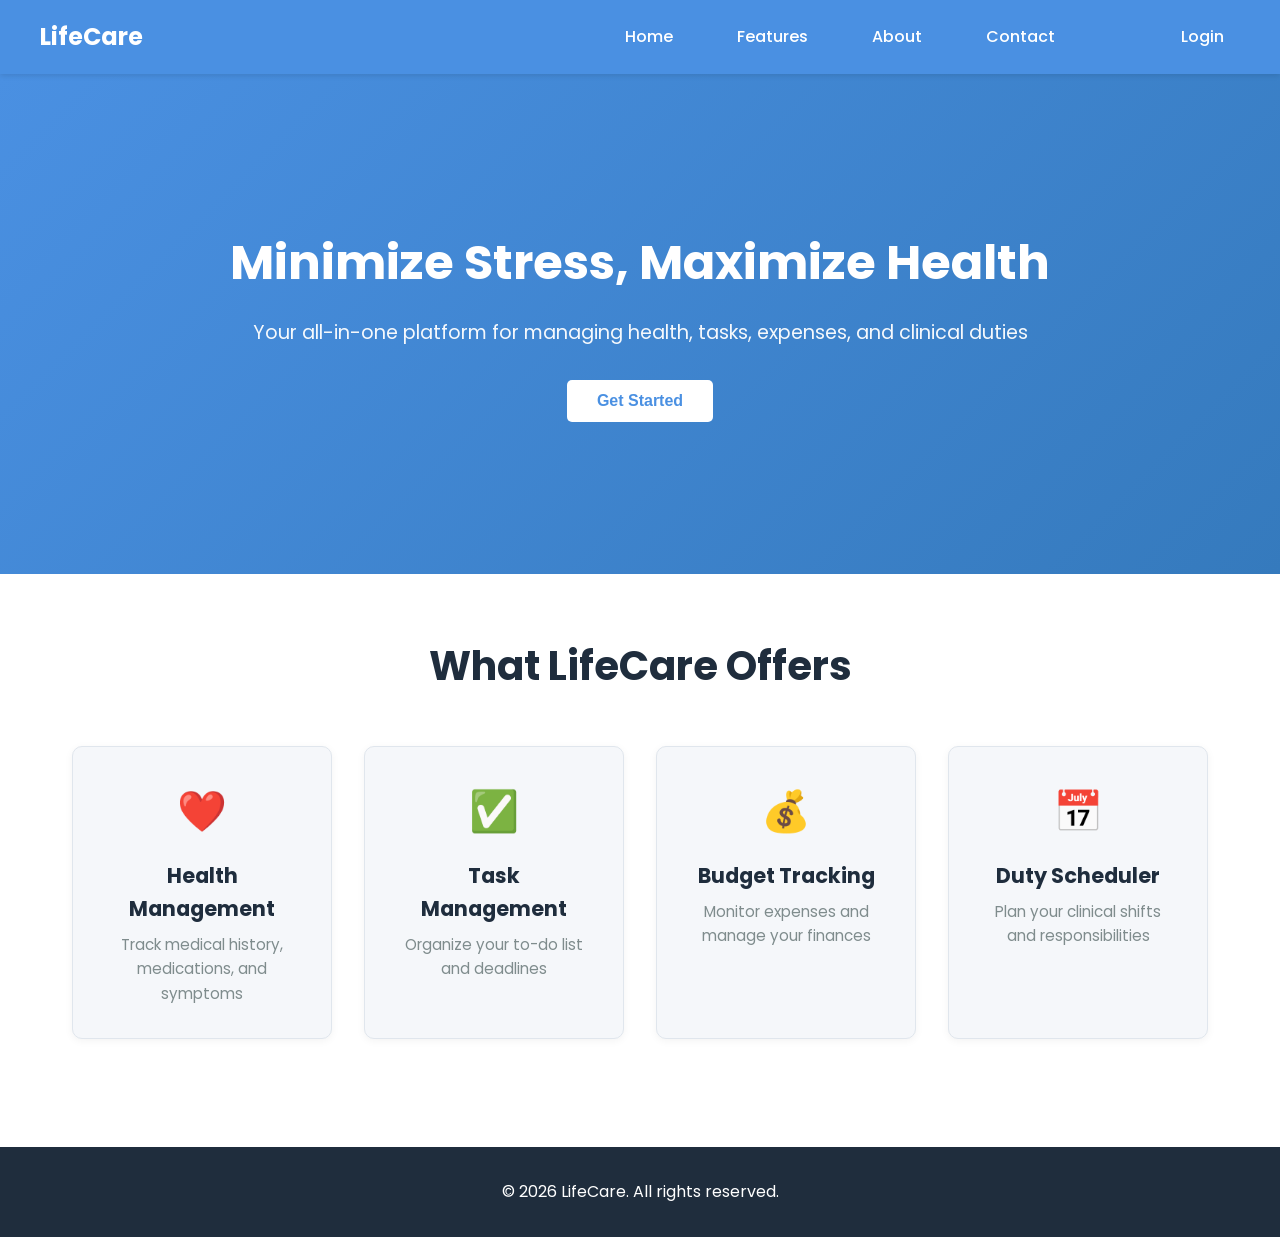
<file: index.html>
<!DOCTYPE html>
<html lang="en">
<head>
    <meta charset="UTF-8">
    <meta name="viewport" content="width=device-width, initial-scale=1.0">
    <title>LifeCare - Student Health Management</title>
    <link rel="stylesheet" href="css/style.css">
    <link href="https://fonts.googleapis.com/css2?family=Poppins:wght@300;400;600;700&display=swap" rel="stylesheet">
</head>
<body>
    <!-- NAVBAR -->
    <nav class="navbar">
        <div class="navbar-container">
            <div class="logo">LifeCare</div>
            <div class="nav-links">
                <a href="index.html">Home</a>
                <a href="pages/features.html">Features</a>
                <a href="pages/about.html">About</a>
                <a href="pages/contact.html">Contact</a>
                <span id="userDisplay" style="margin-left: 30px;"></span>
                <button onclick="logout()" id="logoutBtn" style="display:none; margin-left: 10px;">Logout</button>
                <a href="pages/login.html" id="loginLink">Login</a>
            </div>
        </div>
    </nav>

    <!-- HERO SECTION -->
    <section class="hero">
        <div class="hero-content">
            <h1>Minimize Stress, Maximize Health</h1>
            <p>Your all-in-one platform for managing health, tasks, expenses, and clinical duties</p>
            <button class="btn-primary" onclick="goToLogin()">Get Started</button>
        </div>
    </section>

    <!-- FEATURES PREVIEW -->
    <section class="features-preview">
        <h2>What LifeCare Offers</h2>
        <div class="features-grid">
            <div class="feature-card">
                <div class="icon">❤️</div>
                <h3>Health Management</h3>
                <p>Track medical history, medications, and symptoms</p>
            </div>
            <div class="feature-card">
                <div class="icon">✅</div>
                <h3>Task Management</h3>
                <p>Organize your to-do list and deadlines</p>
            </div>
            <div class="feature-card">
                <div class="icon">💰</div>
                <h3>Budget Tracking</h3>
                <p>Monitor expenses and manage your finances</p>
            </div>
            <div class="feature-card">
                <div class="icon">📅</div>
                <h3>Duty Scheduler</h3>
                <p>Plan your clinical shifts and responsibilities</p>
            </div>
        </div>
    </section>

    <!-- FOOTER -->
    <footer>
        <p>&copy; 2026 LifeCare. All rights reserved.</p>
    </footer>

    <script src="js/auth.js"></script>
    <script>
        function goToLogin() {
            window.location.href = 'pages/login.html';
        }
    </script>
</body>
</html>
</file>
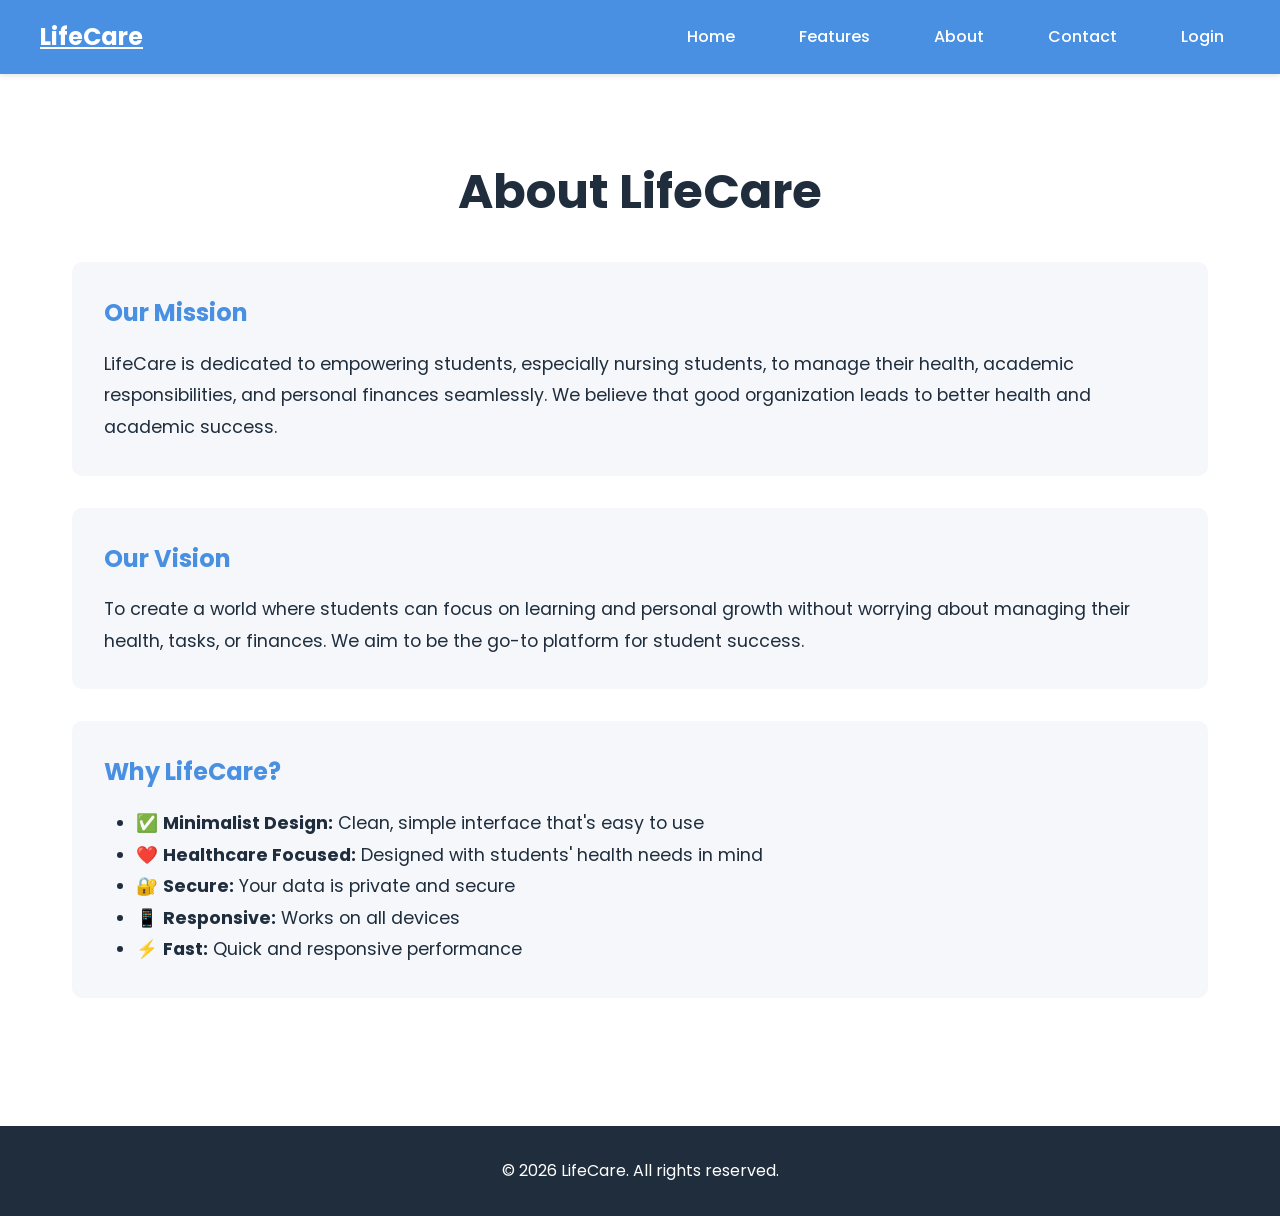
<file: pages/about.html>
<!DOCTYPE html>
<html lang="en">
<head>
    <meta charset="UTF-8">
    <meta name="viewport" content="width=device-width, initial-scale=1.0">
    <title>About - LifeCare</title>
    <link rel="stylesheet" href="../css/style.css">
    <link href="https://fonts.googleapis.com/css2?family=Poppins:wght@300;400;600;700&display=swap" rel="stylesheet">
</head>
<body>
    <!-- NAVBAR -->
    <nav class="navbar">
        <div class="navbar-container">
            <a href="../index.html" class="logo">LifeCare</a>
            <div class="nav-links">
                <a href="../index.html">Home</a>
                <a href="features.html">Features</a>
                <a href="about.html">About</a>
                <a href="contact.html">Contact</a>
                <a href="login.html">Login</a>
            </div>
        </div>
    </nav>

    <!-- ABOUT SECTION -->
    <section style="padding: 80px 2rem; max-width: 1200px; margin: 0 auto;">
        <h1 style="font-size: 3rem; margin-bottom: 2rem; text-align: center;">About LifeCare</h1>
        
        <div style="background-color: #F5F7FA; padding: 2rem; border-radius: 10px; margin-bottom: 2rem;">
            <h2 style="color: #4A90E2; margin-bottom: 1rem;">Our Mission</h2>
            <p style="font-size: 1.1rem; line-height: 1.8;">
                LifeCare is dedicated to empowering students, especially nursing students, to manage their health, academic responsibilities, and personal finances seamlessly. We believe that good organization leads to better health and academic success.
            </p>
        </div>

        <div style="background-color: #F5F7FA; padding: 2rem; border-radius: 10px; margin-bottom: 2rem;">
            <h2 style="color: #4A90E2; margin-bottom: 1rem;">Our Vision</h2>
            <p style="font-size: 1.1rem; line-height: 1.8;">
                To create a world where students can focus on learning and personal growth without worrying about managing their health, tasks, or finances. We aim to be the go-to platform for student success.
            </p>
        </div>

        <div style="background-color: #F5F7FA; padding: 2rem; border-radius: 10px;">
            <h2 style="color: #4A90E2; margin-bottom: 1rem;">Why LifeCare?</h2>
            <ul style="font-size: 1.1rem; line-height: 1.8; margin-left: 2rem;">
                <li>✅ <strong>Minimalist Design:</strong> Clean, simple interface that's easy to use</li>
                <li>❤️ <strong>Healthcare Focused:</strong> Designed with students' health needs in mind</li>
                <li>🔐 <strong>Secure:</strong> Your data is private and secure</li>
                <li>📱 <strong>Responsive:</strong> Works on all devices</li>
                <li>⚡ <strong>Fast:</strong> Quick and responsive performance</li>
            </ul>
        </div>
    </section>

    <!-- FOOTER -->
    <footer>
        <p>&copy; 2026 LifeCare. All rights reserved.</p>
    </footer>

    <script src="../js/auth.js"></script>
</body>
</html>
</file>
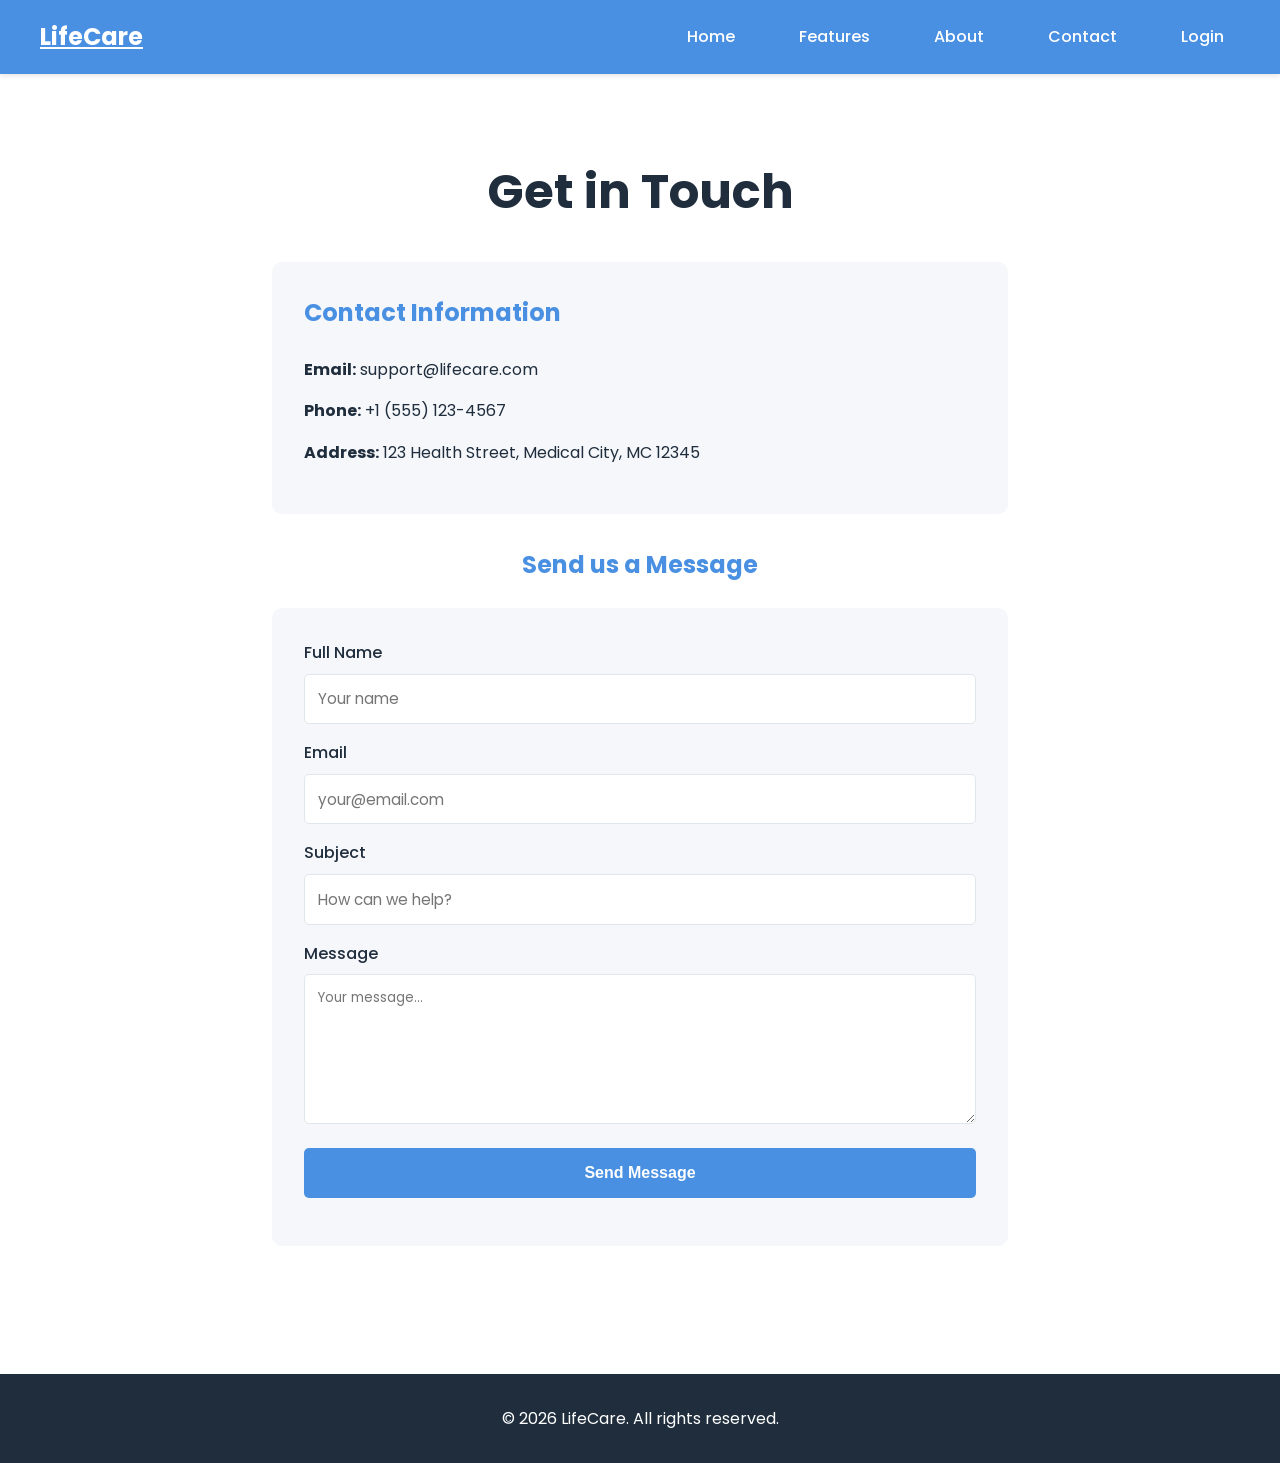
<file: pages/contact.html>
<!DOCTYPE html>
<html lang="en">
<head>
    <meta charset="UTF-8">
    <meta name="viewport" content="width=device-width, initial-scale=1.0">
    <title>Contact - LifeCare</title>
    <link rel="stylesheet" href="../css/style.css">
    <link href="https://fonts.googleapis.com/css2?family=Poppins:wght@300;400;600;700&display=swap" rel="stylesheet">
</head>
<body>
    <!-- NAVBAR -->
    <nav class="navbar">
        <div class="navbar-container">
            <a href="../index.html" class="logo">LifeCare</a>
            <div class="nav-links">
                <a href="../index.html">Home</a>
                <a href="features.html">Features</a>
                <a href="about.html">About</a>
                <a href="contact.html">Contact</a>
                <a href="login.html">Login</a>
            </div>
        </div>
    </nav>

    <!-- CONTACT SECTION -->
    <section style="padding: 80px 2rem; max-width: 800px; margin: 0 auto;">
        <h1 style="font-size: 3rem; margin-bottom: 2rem; text-align: center;">Get in Touch</h1>
        
        <div style="background-color: #F5F7FA; padding: 2rem; border-radius: 10px; margin-bottom: 2rem;">
            <h2 style="color: #4A90E2; margin-bottom: 1.5rem;">Contact Information</h2>
            <p style="margin-bottom: 1rem;"><strong>Email:</strong> support@lifecare.com</p>
            <p style="margin-bottom: 1rem;"><strong>Phone:</strong> +1 (555) 123-4567</p>
            <p style="margin-bottom: 1rem;"><strong>Address:</strong> 123 Health Street, Medical City, MC 12345</p>
        </div>

        <h2 style="color: #4A90E2; margin-bottom: 1.5rem; text-align: center;">Send us a Message</h2>
        
        <form onsubmit="submitForm(event)" style="background-color: #F5F7FA; padding: 2rem; border-radius: 10px;">
            <div class="form-group">
                <label>Full Name</label>
                <input type="text" id="contactName" placeholder="Your name" required>
            </div>
            <div class="form-group">
                <label>Email</label>
                <input type="email" id="contactEmail" placeholder="your@email.com" required>
            </div>
            <div class="form-group">
                <label>Subject</label>
                <input type="text" id="contactSubject" placeholder="How can we help?" required>
            </div>
            <div class="form-group">
                <label>Message</label>
                <textarea id="contactMessage" placeholder="Your message..." required style="width: 100%; height: 150px; padding: 0.8rem; border: 1px solid #E0E6ED; border-radius: 5px; font-family: 'Poppins', sans-serif;"></textarea>
            </div>
            <div class="form-group">
                <button type="submit" class="btn-primary" style="width: 100%; padding: 1rem;">Send Message</button>
            </div>
        </form>
    </section>

    <!-- FOOTER -->
    <footer>
        <p>&copy; 2026 LifeCare. All rights reserved.</p>
    </footer>

    <script src="../js/auth.js"></script>
    <script>
        function submitForm(event) {
            event.preventDefault();
            alert('Thank you for your message! We will get back to you soon.');
            document.querySelector('form').reset();
        }
    </script>
</body>
</html>
</file>
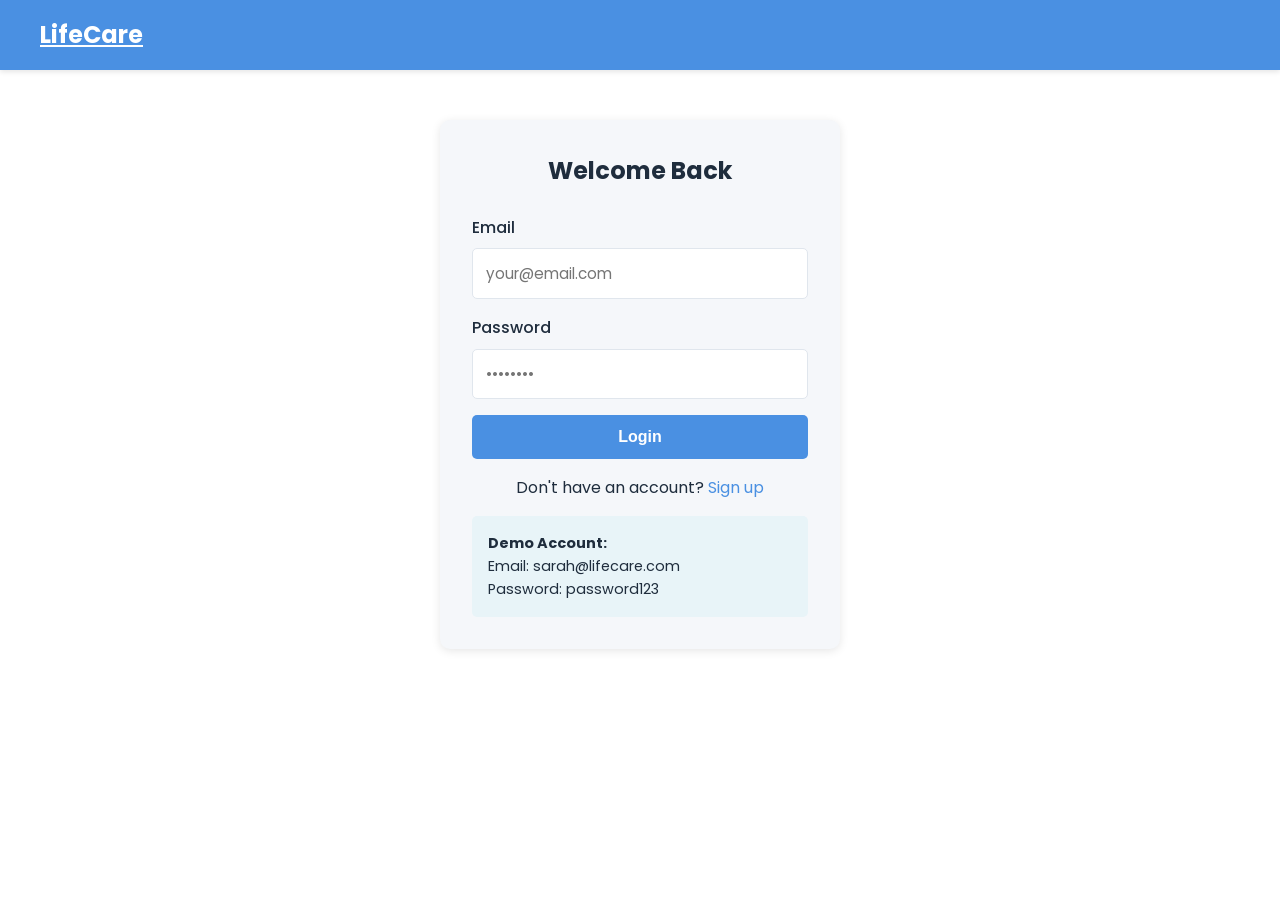
<file: pages/dashboard.html>
<!DOCTYPE html>
<html lang="en">
<head>
    <meta charset="UTF-8">
    <meta name="viewport" content="width=device-width, initial-scale=1.0">
    <title>Dashboard - LifeCare</title>
    <link rel="stylesheet" href="../css/style.css">
    <link href="https://fonts.googleapis.com/css2?family=Poppins:wght@300;400;600;700&display=swap" rel="stylesheet">
</head>
<body>
    <!-- NAVBAR -->
    <nav class="navbar">
        <div class="navbar-container">
            <div class="logo">LifeCare Dashboard</div>
            <div class="nav-links">
                <a href="../index.html">Home</a>
                <span id="userDisplay"></span>
                <button onclick="logout()" style="margin-left: 10px;">Logout</button>
            </div>
        </div>
    </nav>

    <!-- DASHBOARD CONTAINER -->
    <div class="dashboard-container">
        <!-- SIDEBAR -->
        <div class="sidebar">
            <div id="dashboard-link" class="sidebar-item active" onclick="showDashboard()">📊 Dashboard</div>
            <div id="health-link" class="sidebar-item" onclick="showHealth()">❤️ Health</div>
            <div id="tasks-link" class="sidebar-item" onclick="showTasks()">✅ Tasks</div>
            <div id="expenses-link" class="sidebar-item" onclick="showExpenses()">💰 Expenses</div>
            <div id="duty-link" class="sidebar-item" onclick="showDuty()">📅 Duty</div>
            <div id="profile-link" class="sidebar-item" onclick="showProfile()">👤 Profile</div>
        </div>

        <!-- MAIN CONTENT -->
        <div class="main-content">
            <!-- DASHBOARD SECTION -->
            <div id="dashboard">
                <h2>📊 Dashboard Overview</h2>
                <div id="overviewContent"></div>
            </div>

            <!-- HEALTH SECTION -->
            <div id="health" class="hidden">
                <h2>❤️ Health Tracker</h2>
                <div id="healthContent" class="widget"></div>
            </div>

            <!-- TASKS SECTION -->
            <div id="tasks" class="hidden">
                <h2>✅ My Tasks</h2>
                <div id="tasksContent" class="widget"></div>
            </div>

            <!-- EXPENSES SECTION -->
            <div id="expenses" class="hidden">
                <h2>💰 Expense Tracker</h2>
                <div id="expensesContent" class="widget"></div>
            </div>

            <!-- DUTY SECTION -->
            <div id="duty" class="hidden">
                <h2>📅 Duty Scheduler</h2>
                <div id="dutyContent" class="widget"></div>
            </div>

            <!-- PROFILE SECTION -->
            <div id="profile" class="hidden">
                <h2>👤 My Profile</h2>
                <div id="profileContent" class="widget"></div>
            </div>
        </div>
    </div>

    <script src="../js/auth.js"></script>
    <script src="../js/dashboard.js"></script>
</body>
</html>
</file>
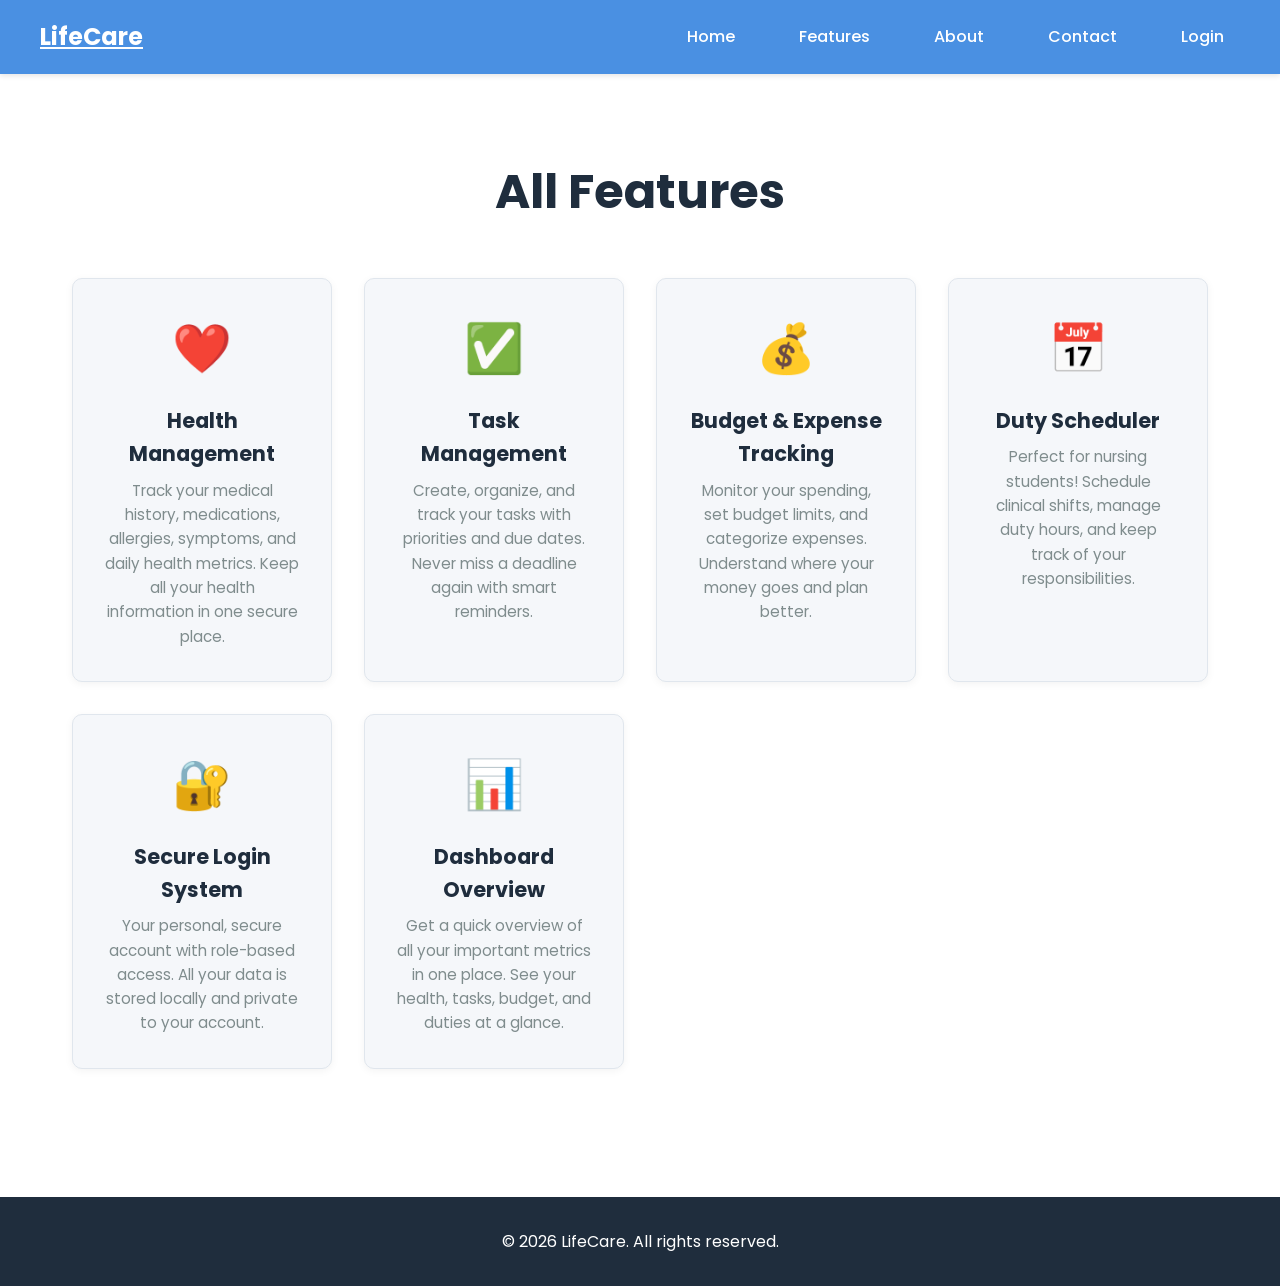
<file: pages/features.html>
<!DOCTYPE html>
<html lang="en">
<head>
    <meta charset="UTF-8">
    <meta name="viewport" content="width=device-width, initial-scale=1.0">
    <title>Features - LifeCare</title>
    <link rel="stylesheet" href="../css/style.css">
    <link href="https://fonts.googleapis.com/css2?family=Poppins:wght@300;400;600;700&display=swap" rel="stylesheet">
</head>
<body>
    <!-- NAVBAR -->
    <nav class="navbar">
        <div class="navbar-container">
            <a href="../index.html" class="logo">LifeCare</a>
            <div class="nav-links">
                <a href="../index.html">Home</a>
                <a href="features.html">Features</a>
                <a href="about.html">About</a>
                <a href="contact.html">Contact</a>
                <a href="login.html">Login</a>
            </div>
        </div>
    </nav>

    <!-- FEATURES SECTION -->
    <section class="features-preview" style="padding: 80px 2rem;">
        <h1 style="font-size: 3rem; margin-bottom: 3rem;">All Features</h1>
        
        <div class="features-grid">
            <div class="feature-card">
                <div class="icon" style="font-size: 3rem;">❤️</div>
                <h3>Health Management</h3>
                <p>Track your medical history, medications, allergies, symptoms, and daily health metrics. Keep all your health information in one secure place.</p>
            </div>
            
            <div class="feature-card">
                <div class="icon" style="font-size: 3rem;">✅</div>
                <h3>Task Management</h3>
                <p>Create, organize, and track your tasks with priorities and due dates. Never miss a deadline again with smart reminders.</p>
            </div>
            
            <div class="feature-card">
                <div class="icon" style="font-size: 3rem;">💰</div>
                <h3>Budget & Expense Tracking</h3>
                <p>Monitor your spending, set budget limits, and categorize expenses. Understand where your money goes and plan better.</p>
            </div>
            
            <div class="feature-card">
                <div class="icon" style="font-size: 3rem;">📅</div>
                <h3>Duty Scheduler</h3>
                <p>Perfect for nursing students! Schedule clinical shifts, manage duty hours, and keep track of your responsibilities.</p>
            </div>
            
            <div class="feature-card">
                <div class="icon" style="font-size: 3rem;">🔐</div>
                <h3>Secure Login System</h3>
                <p>Your personal, secure account with role-based access. All your data is stored locally and private to your account.</p>
            </div>
            
            <div class="feature-card">
                <div class="icon" style="font-size: 3rem;">📊</div>
                <h3>Dashboard Overview</h3>
                <p>Get a quick overview of all your important metrics in one place. See your health, tasks, budget, and duties at a glance.</p>
            </div>
        </div>
    </section>

    <!-- FOOTER -->
    <footer>
        <p>&copy; 2026 LifeCare. All rights reserved.</p>
    </footer>

    <script src="../js/auth.js"></script>
</body>
</html>
</file>
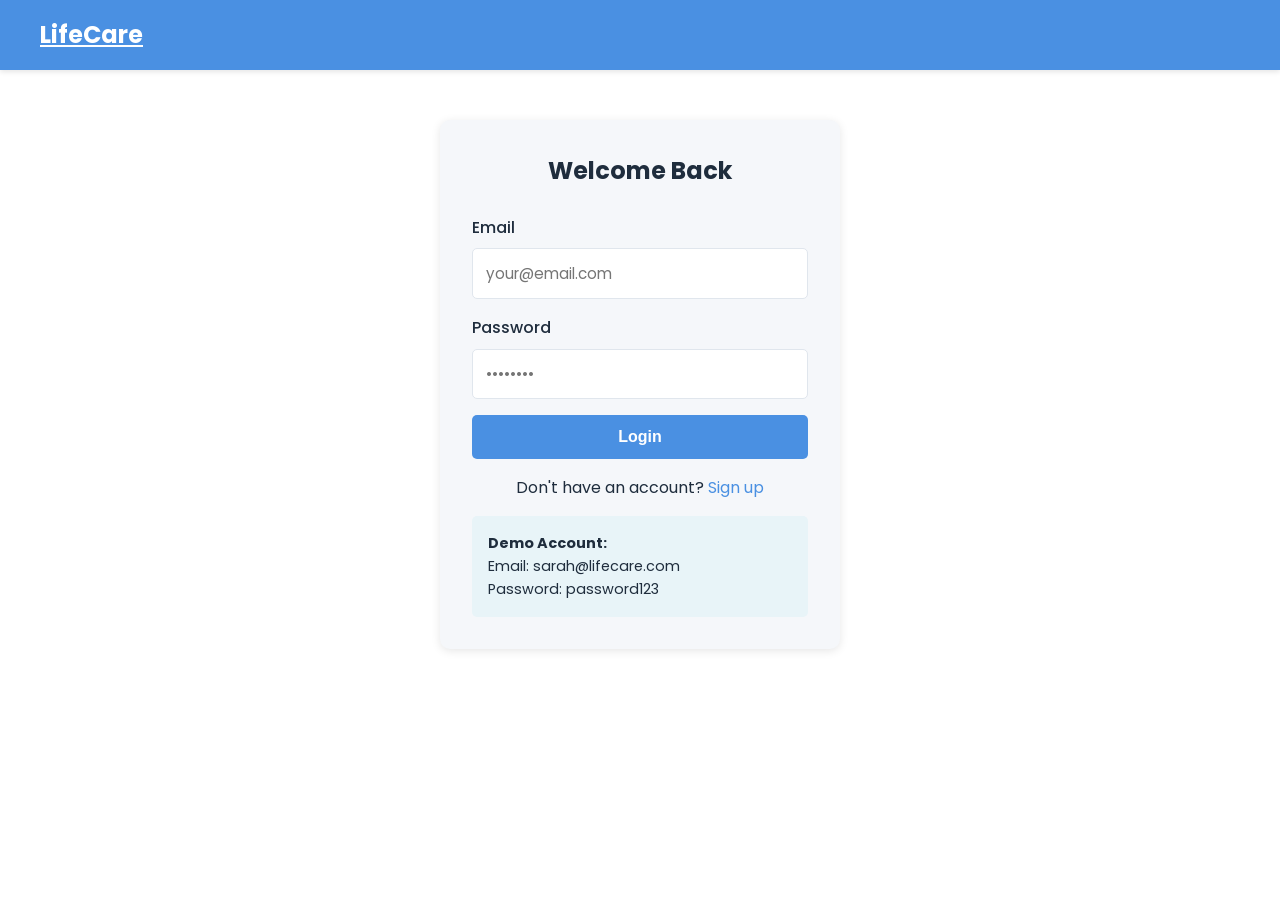
<file: pages/login.html>
<!DOCTYPE html>
<html lang="en">
<head>
    <meta charset="UTF-8">
    <meta name="viewport" content="width=device-width, initial-scale=1.0">
    <title>Login - LifeCare</title>
    <link rel="stylesheet" href="../css/style.css">
    <link href="https://fonts.googleapis.com/css2?family=Poppins:wght@300;400;600;700&display=swap" rel="stylesheet">
</head>
<body>
    <!-- NAVBAR -->
    <nav class="navbar">
        <div class="navbar-container">
            <a href="../index.html" class="logo">LifeCare</a>
        </div>
    </nav>

    <!-- LOGIN/SIGNUP CONTAINER -->
    <div class="auth-container">
        <!-- LOGIN FORM -->
        <div id="loginForm">
            <h2>Welcome Back</h2>
            <div class="form-group">
                <label>Email</label>
                <input type="email" id="loginEmail" placeholder="your@email.com">
            </div>
            <div class="form-group">
                <label>Password</label>
                <input type="password" id="loginPassword" placeholder="••••••••">
            </div>
            <div class="form-group">
                <button onclick="login()">Login</button>
            </div>
            <div class="auth-toggle">
                Don't have an account? <a onclick="toggleAuth()">Sign up</a>
            </div>
            <div style="margin-top: 1rem; padding: 1rem; background: #E8F4F8; border-radius: 5px; font-size: 0.9rem;">
                <p><strong>Demo Account:</strong></p>
                <p>Email: sarah@lifecare.com</p>
                <p>Password: password123</p>
            </div>
        </div>

        <!-- SIGNUP FORM -->
        <div id="signupForm" class="hidden">
            <h2>Create Account</h2>
            <div class="form-group">
                <label>Full Name</label>
                <input type="text" id="signupName" placeholder="Your name">
            </div>
            <div class="form-group">
                <label>Email</label>
                <input type="email" id="signupEmail" placeholder="your@email.com">
            </div>
            <div class="form-group">
                <label>Password</label>
                <input type="password" id="signupPassword" placeholder="••••••••">
            </div>
            <div class="form-group">
                <label>Role</label>
                <select id="signupRole">
                    <option>Student</option>
                    <option>Nursing Student</option>
                    <option>Teacher</option>
                </select>
            </div>
            <div class="form-group">
                <button onclick="signup()">Sign Up</button>
            </div>
            <div class="auth-toggle">
                Already have an account? <a onclick="toggleAuth()">Login</a>
            </div>
        </div>
    </div>

    <script src="../js/auth.js"></script>
</body>
</html>
</file>
<file: css/style.css>
/* ========== COLOR VARIABLES - EDIT COLORS HERE ========== */
:root {
    --primary-color: #4A90E2;
    --background-color: #FFFFFF;
    --card-background: #F5F7FA;
    --text-color: #1F2D3D;
    --text-light: #7F8C8D;
    --border-color: #E0E6ED;
    --success-color: #27AE60;
    --warning-color: #F39C12;
    --danger-color: #E74C3C;
}

/* ========== GLOBAL STYLES ========== */
* {
    margin: 0;
    padding: 0;
    box-sizing: border-box;
}

body {
    font-family: 'Poppins', sans-serif;
    background-color: var(--background-color);
    color: var(--text-color);
    line-height: 1.6;
}

/* ========== NAVBAR ========== */
.navbar {
    background-color: var(--primary-color);
    padding: 1rem 2rem;
    position: sticky;
    top: 0;
    z-index: 100;
    box-shadow: 0 2px 5px rgba(0,0,0,0.1);
}

.navbar-container {
    max-width: 1200px;
    margin: 0 auto;
    display: flex;
    justify-content: space-between;
    align-items: center;
}

.logo {
    font-size: 1.5rem;
    font-weight: 700;
    color: white;
}

.nav-links {
    display: flex;
    gap: 2rem;
    align-items: center;
}

.nav-links a, .nav-links button {
    color: white;
    text-decoration: none;
    font-weight: 500;
    cursor: pointer;
    padding: 0.5rem 1rem;
    border: none;
    background: none;
    border-radius: 5px;
    transition: 0.3s;
}

.nav-links a:hover, .nav-links button:hover {
    background-color: rgba(255,255,255,0.2);
}

/* ========== HERO SECTION ========== */
.hero {
    background: linear-gradient(135deg, var(--primary-color) 0%, #357ABD 100%);
    color: white;
    padding: 100px 2rem;
    text-align: center;
    min-height: 500px;
    display: flex;
    align-items: center;
    justify-content: center;
}

.hero-content h1 {
    font-size: 3rem;
    margin-bottom: 1rem;
    font-weight: 700;
}

.hero-content p {
    font-size: 1.2rem;
    margin-bottom: 2rem;
    opacity: 0.95;
}

.btn-primary {
    background-color: white;
    color: var(--primary-color);
    padding: 12px 30px;
    border: none;
    border-radius: 5px;
    font-size: 1rem;
    font-weight: 600;
    cursor: pointer;
    transition: 0.3s;
}

.btn-primary:hover {
    transform: scale(1.05);
    box-shadow: 0 5px 15px rgba(0,0,0,0.2);
}

/* ========== FEATURES PREVIEW ========== */
.features-preview {
    padding: 60px 2rem;
    max-width: 1200px;
    margin: 0 auto;
    text-align: center;
}

.features-preview h2 {
    font-size: 2.5rem;
    margin-bottom: 3rem;
    color: var(--text-color);
}

.features-grid {
    display: grid;
    grid-template-columns: repeat(auto-fit, minmax(250px, 1fr));
    gap: 2rem;
}

.feature-card {
    background-color: var(--card-background);
    padding: 2rem;
    border-radius: 10px;
    box-shadow: 0 2px 8px rgba(0,0,0,0.05);
    transition: 0.3s;
    border: 1px solid var(--border-color);
}

.feature-card:hover {
    transform: translateY(-5px);
    box-shadow: 0 5px 20px rgba(0,0,0,0.1);
}

.feature-card .icon {
    font-size: 2.5rem;
    margin-bottom: 1rem;
}

.feature-card h3 {
    font-size: 1.3rem;
    margin-bottom: 0.5rem;
    color: var(--text-color);
}

.feature-card p {
    color: var(--text-light);
    font-size: 0.95rem;
}

/* ========== FOOTER ========== */
footer {
    background-color: var(--text-color);
    color: white;
    text-align: center;
    padding: 2rem;
    margin-top: 3rem;
}

/* ========== LOGIN PAGE STYLES ========== */
.auth-container {
    max-width: 400px;
    margin: 50px auto;
    padding: 2rem;
    background-color: var(--card-background);
    border-radius: 10px;
    box-shadow: 0 2px 10px rgba(0,0,0,0.1);
}

.auth-container h2 {
    text-align: center;
    margin-bottom: 1.5rem;
    color: var(--text-color);
}

.form-group {
    margin-bottom: 1rem;
}

.form-group label {
    display: block;
    margin-bottom: 0.5rem;
    font-weight: 500;
    color: var(--text-color);
}

.form-group input, .form-group select {
    width: 100%;
    padding: 0.8rem;
    border: 1px solid var(--border-color);
    border-radius: 5px;
    font-family: 'Poppins', sans-serif;
    font-size: 0.95rem;
}

.form-group input:focus, .form-group select:focus {
    outline: none;
    border-color: var(--primary-color);
    box-shadow: 0 0 5px rgba(74, 144, 226, 0.3);
}

.form-group button {
    width: 100%;
    padding: 0.8rem;
    background-color: var(--primary-color);
    color: white;
    border: none;
    border-radius: 5px;
    font-size: 1rem;
    font-weight: 600;
    cursor: pointer;
    transition: 0.3s;
}

.form-group button:hover {
    background-color: #357ABD;
}

.auth-toggle {
    text-align: center;
    margin-top: 1rem;
}

.auth-toggle a {
    color: var(--primary-color);
    text-decoration: none;
    cursor: pointer;
}

.auth-toggle a:hover {
    text-decoration: underline;
}

/* ========== DASHBOARD STYLES ========== */
.dashboard-container {
    display: flex;
    min-height: calc(100vh - 60px);
}

.sidebar {
    background-color: var(--card-background);
    width: 250px;
    padding: 2rem 1rem;
    border-right: 1px solid var(--border-color);
}

.sidebar-item {
    padding: 1rem;
    margin-bottom: 0.5rem;
    cursor: pointer;
    border-radius: 5px;
    transition: 0.3s;
    font-weight: 500;
}

.sidebar-item:hover, .sidebar-item.active {
    background-color: var(--primary-color);
    color: white;
}

.main-content {
    flex: 1;
    padding: 2rem;
    background-color: var(--background-color);
    overflow-y: auto;
}

.widget {
    background-color: var(--card-background);
    padding: 1.5rem;
    border-radius: 10px;
    margin-bottom: 2rem;
    box-shadow: 0 2px 5px rgba(0,0,0,0.05);
    border: 1px solid var(--border-color);
}

.widget h3 {
    color: var(--text-color);
    margin-bottom: 1rem;
    font-size: 1.3rem;
}

/* ========== UTILITIES ========== */
.hidden {
    display: none !important;
}

.text-center {
    text-align: center;
}

.mt-2 {
    margin-top: 1rem;
}

.mb-2 {
    margin-bottom: 1rem;
}

/* ========== RESPONSIVE ========== */
@media (max-width: 768px) {
    .nav-links {
        gap: 1rem;
        font-size: 0.9rem;
    }
    
    .hero-content h1 {
        font-size: 2rem;
    }
    
    .dashboard-container {
        flex-direction: column;
    }
    
    .sidebar {
        width: 100%;
        display: flex;
        gap: 1rem;
        padding: 1rem;
        border-right: none;
        border-bottom: 1px solid var(--border-color);
    }
    
    .sidebar-item {
        margin-bottom: 0;
    }
}
</file>
